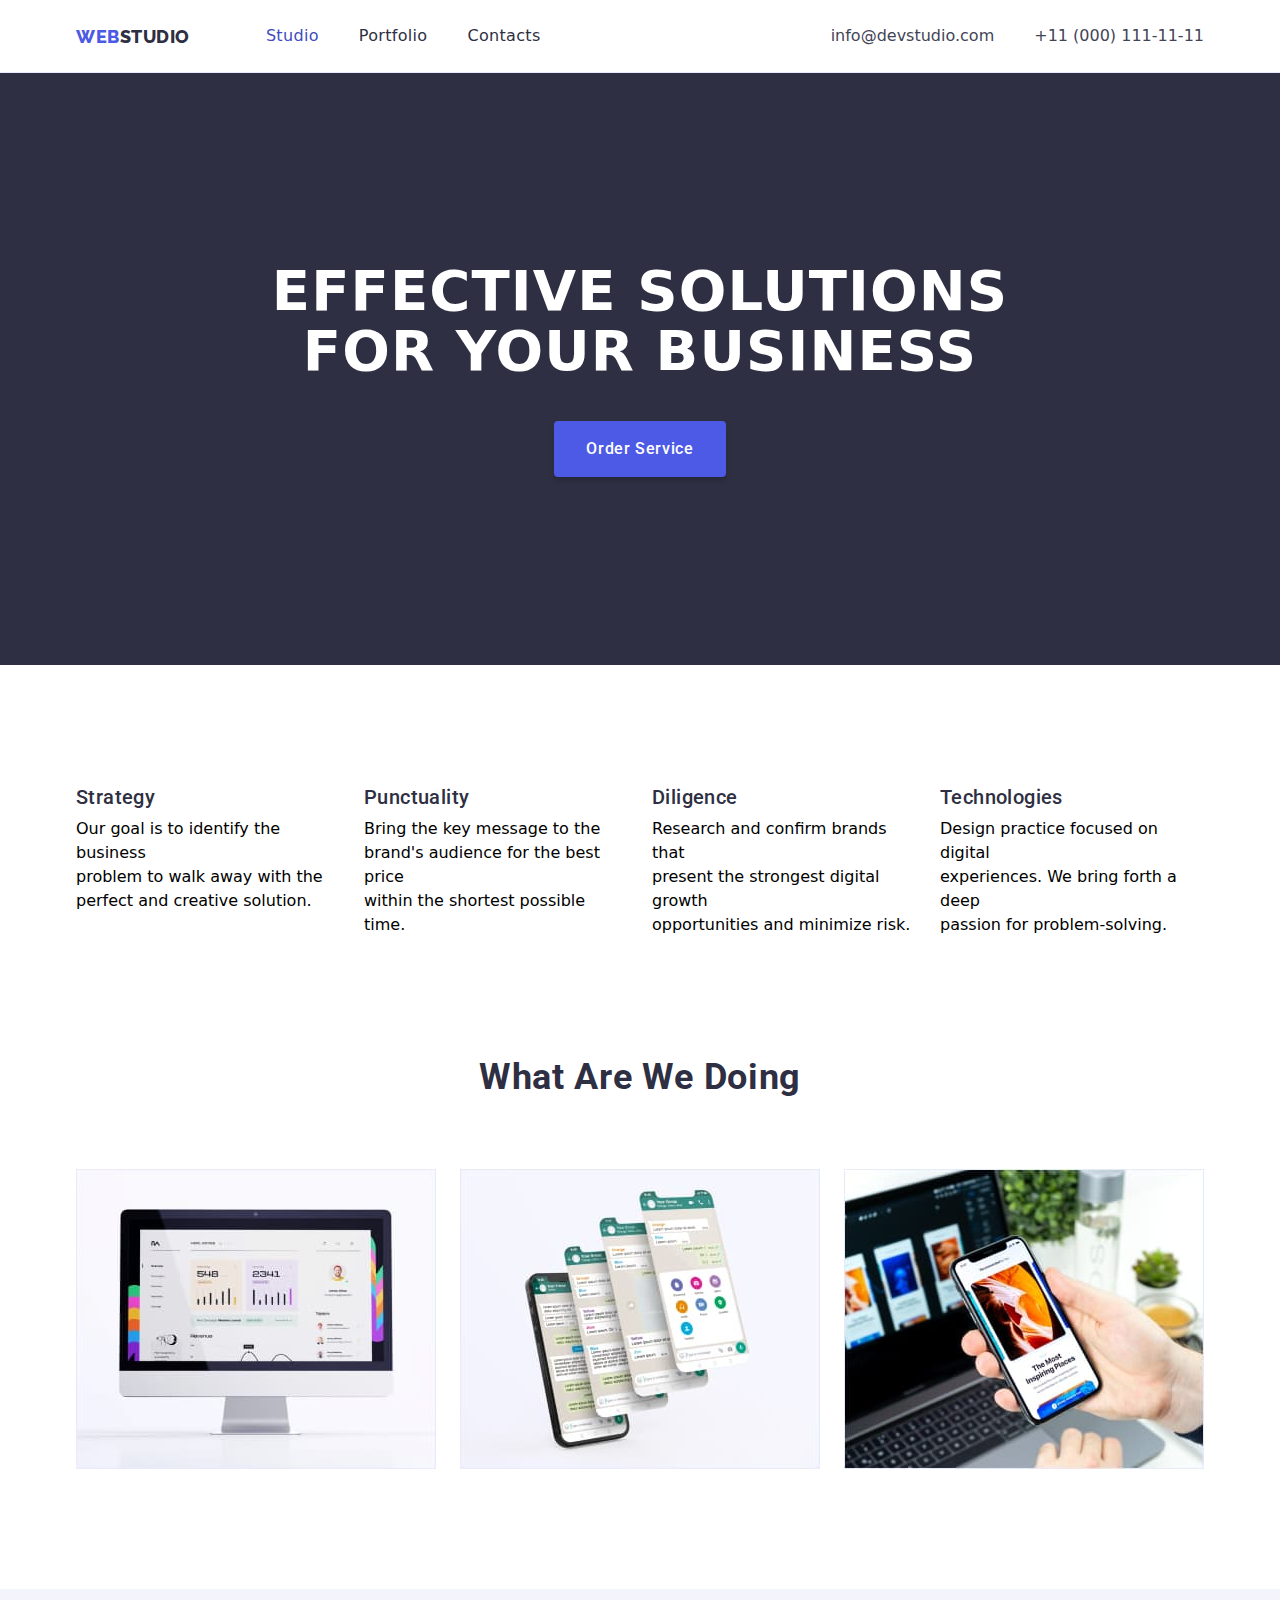
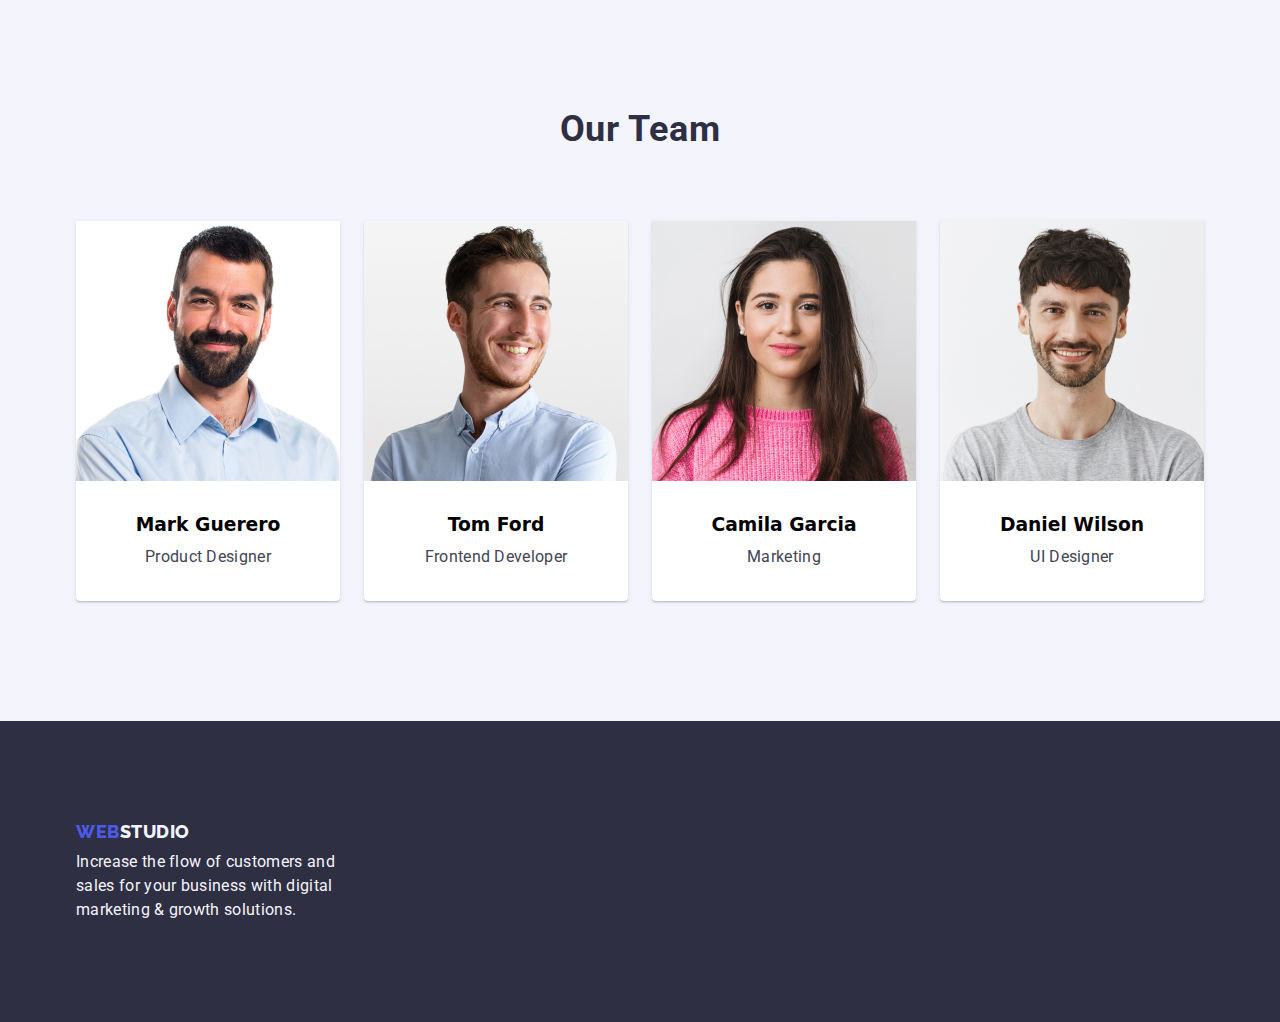
<file: index.html>
<!DOCTYPE html>
<html lang="en">
<head>
    <meta charset="UTF-8">
    <meta name="viewport" content="width=device-width, initial-scale=1.0">
    <title>GoIT WEBSTUDIO - homework-3</title>
    <link rel="stylesheet" href="./css/styles.css">
    
    <link href="https://fonts.googleapis.com/css2?family=Raleway:wght@800&family=Roboto:wght@400;500;700;900&display=swap" rel="stylesheet">
    <link
      rel="stylesheet"
      href="https://cdnjs.cloudflare.com/ajax/libs/modern-normalize/2.0.0/modern-normalize.min.css"
    />
</head>

<body>
    <header class="header">
        <div class="container header-container">
          <nav class="header-navigation">
            <a class="header-logo link" href="./index.html">
              <span class="web-logo">WEB</span
              ><span class="studio-logo">STUDIO </span>
            </a>
  
            <ul class="header-list list">
              <li class="header-item">
                <a class="header-link link current" href="./index.html">Studio</a>
              </li>
              <li class="header-item">
                <a class="header-link link" href="./portfolio.html">Portfolio</a>
              </li>
              <li class="header-item">
                <a class="header-link link" href="#">Contacts</a>
              </li>
            </ul>
          </nav>
  
          <ul class="header-address list">
            <li>
              <a
                class="header-address-link link contacts"
                href="mailto:info@devstudio.com"
                >info@devstudio.com</a
              >
            </li>
            <li>
              <a class="header-address-link link contacts" href="tel:+110001111111"
                >+11 (000) 111-11-11</a
              >
            </li>
          </ul>
        </div>
      </header>

    <main>
         <section class="hero-section">
        <div class="container hero-container">
        <h1 class="hero-title">Effective Solutions<br/> for Your Business</h1>
        <button class="hero-button button" type="button">Order Service</button>
        </div>
        </section>

        <section class="section">
            <div class="container section-one">
            <ul class="benefit-list list">
                <li>
                <h3 class="benefits-title">Strategy</h3>
                <p class="benefits-description">Our goal is to identify the business <br/>
                    problem to walk away with the <br/> 
                    perfect and creative solution. </p>
                </li>
                <li>
                <h3 class="benefits-title">Punctuality</h3>
                <p class="benefits-description">Bring the key message to the <br/> brand's audience for the best price <br> within the shortest possible time. </p>
                </li>
                <li>
                <h3 class="benefits-title">Diligence</h3>
                <p class="benefits-description">Research and confirm brands that <br/> present the strongest digital growth <br/> opportunities and minimize risk.</p>
                </li>
                <li>
                <h3 class="benefits-title">Technologies</h3>
                <p class="benefits-description">Design practice focused on digital <br/>
                         experiences. We bring forth a deep <br/>
                          passion for problem-solving.</p>
                </li>
            </ul>
        </div>
        </section>

        <!-- WHAT ARE WE DOING -SECTION -->
        <section class="section section-no-top-padding">
            <div class="container">
            <h2 class="sectiontitle-h2 sec-title">What are we doing</h2>

            <ul class="what-are-we list">
                <li><img src="./images/what-are-we-doing-1.jpg" alt="Monitor" width="360" ></li>
                <li><img src="./images/what-are-we-doing-2.jpg" alt="cellphone" width="360" ></li>
                <li><img src="./images/what-are-we-doing-3.jpg" alt="cellphone-monitor" width="360" ></li>
            </ul>
        </div>
        </section>

        <!-- OUR TEAM SECTION -->
        <section class="section section-grey">
            <div class="container team-container">
            <h2 class="sectiontitle-h2 sec-title">Our Team</h2>

            <ul class="our-team list">
                <li class="our-team-background">
                    <img src="./images/profile-1.jpg">
                    <h3 class="ourteam-name">Mark Guerero</h3>
                    <p class="ourteam-position">Product Designer</p>
                </li>
                <li class="our-team-background">
                    <img src="./images/profile-2.jpg">
                    <h3 class="ourteam-name">Tom Ford</h3>
                    <p class="ourteam-position">Frontend Developer</p>
                </li>
                <li class="our-team-background">
                    <img src="./images/profile-3.jpg">
                    <h3 class="ourteam-name">Camila Garcia</h3>
                    <p class="ourteam-position">Marketing</p>
                </li>
                <li class="our-team-background">
                    <img src="./images/profile-4.jpg">
                    <h3 class="ourteam-name">Daniel Wilson</h3>
                    <p class="ourteam-position">UI Designer</p>
                </li>
            </ul>
        </div>
        </section>
    </main>

    <footer class="footer-section">
        <div class="container footer-container">
        
            <a href="./index.html" class="header-logo link"> 
                <span class="web-logo">WEB</span><span class="footer-studiologo2">STUDIO</span>
            </a>
        <p class="footer-description">Increase the flow of customers and <br/> 
            sales for your business with digital <br/>
             marketing & growth solutions.</p>
            </div>
        

    </footer>
       
    
</body>
</html>
</file>
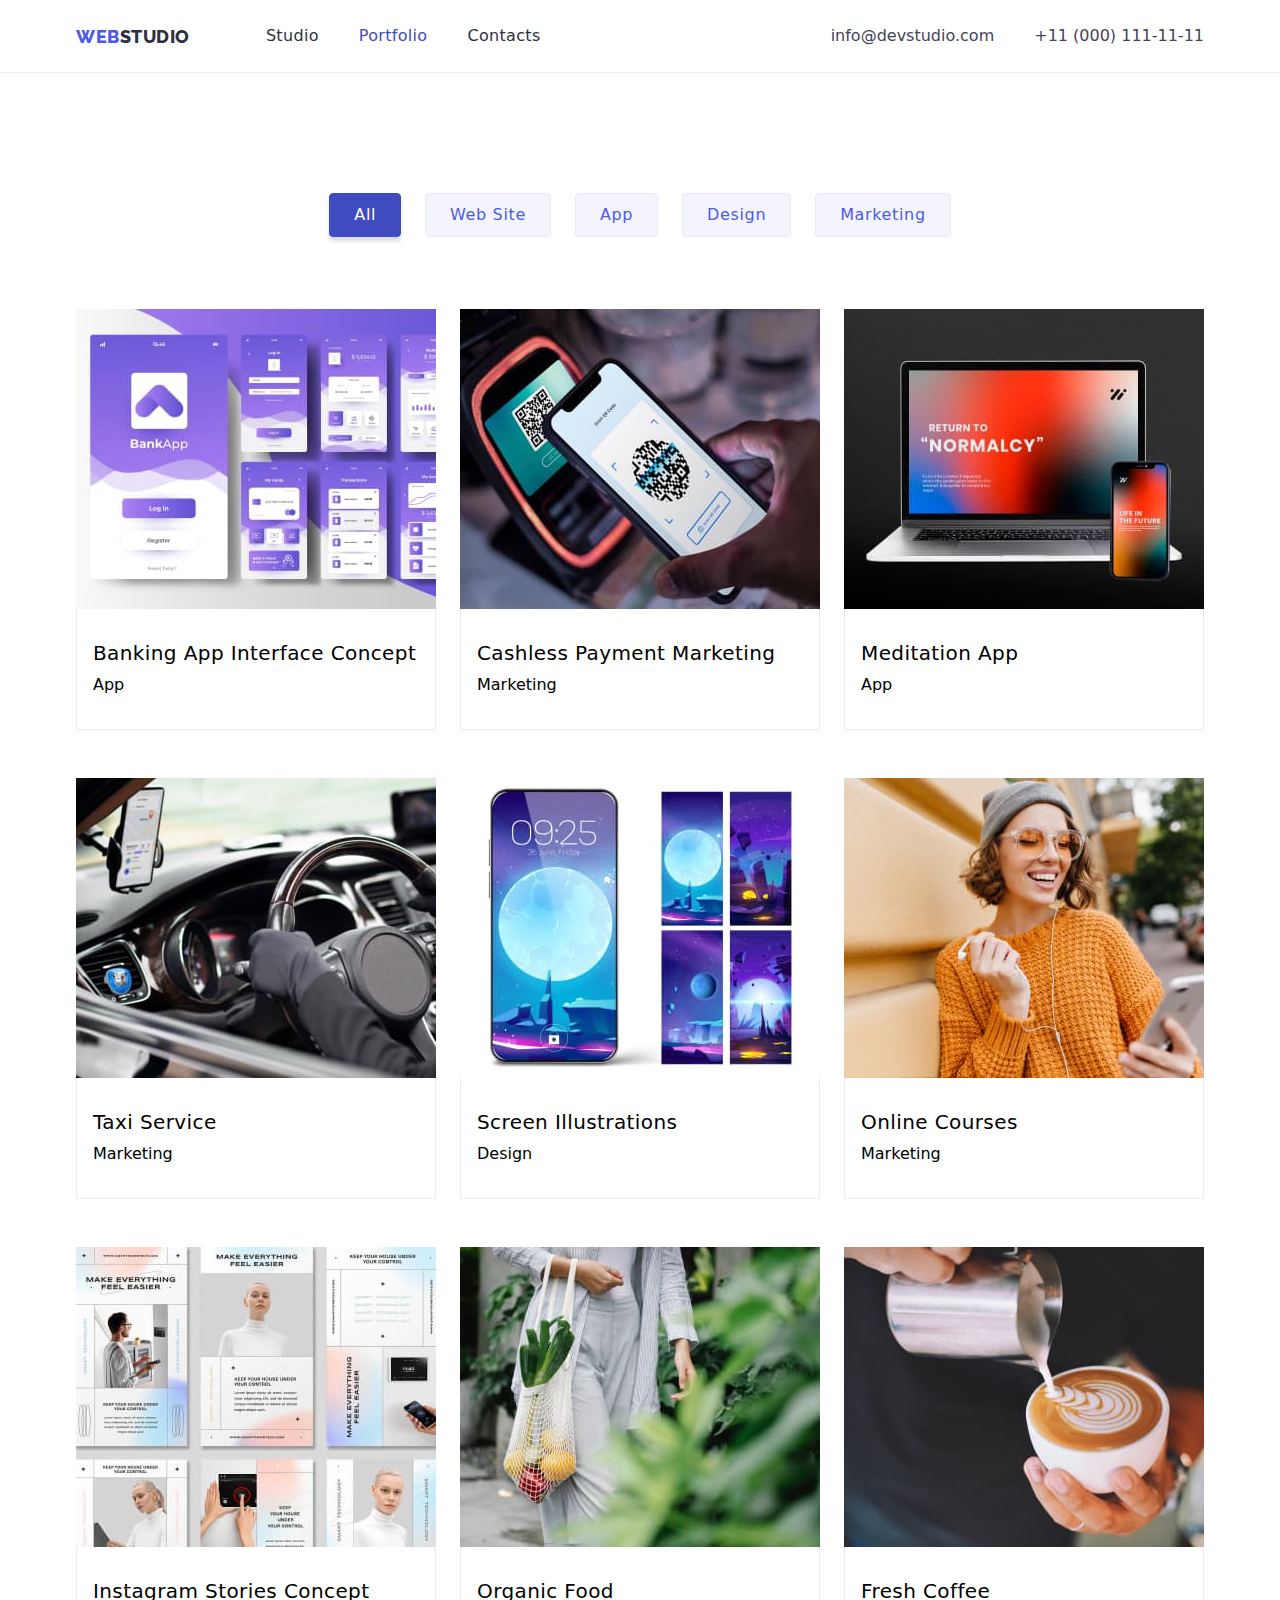
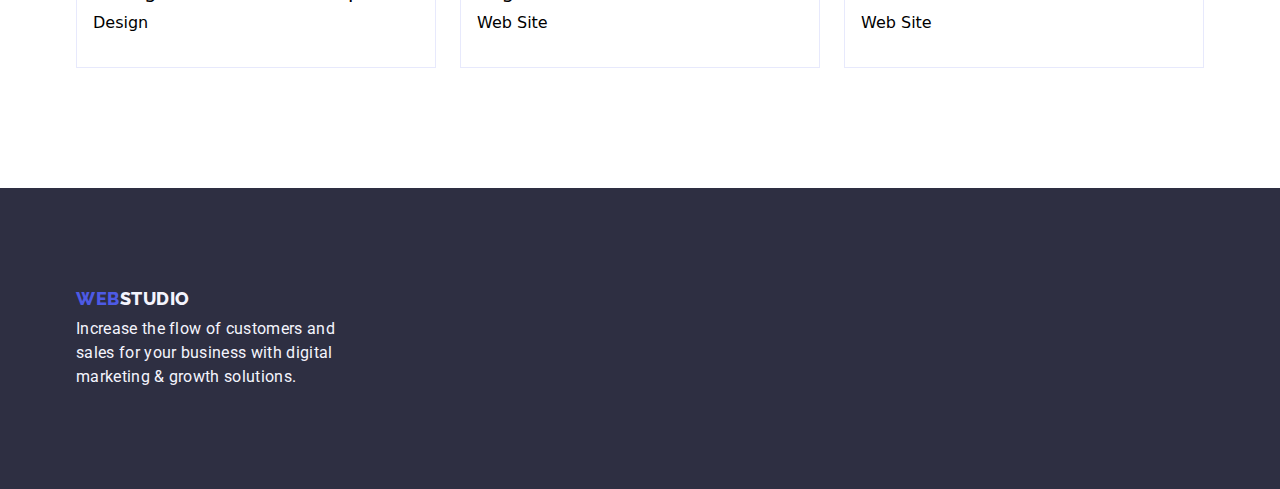
<file: portfolio.html>
<!DOCTYPE html>
<html lang="en">
<head>
    <meta charset="UTF-8">
    <meta name="viewport" content="width=device-width, initial-scale=1.0">
    <title>GoIT WEBSTUDIO - Portfolio - homework-3</title>
    <link rel="stylesheet" href="./css/styles.css">
    <link href="https://fonts.googleapis.com/css2?family=Raleway:wght@800&family=Roboto:wght@400;500;700;900&display=swap" rel="stylesheet">
    
    <link
      rel="stylesheet"
      href="https://cdnjs.cloudflare.com/ajax/libs/modern-normalize/2.0.0/modern-normalize.min.css"
    />


</head>
<body>
    <header class="header">
        <div class="container header-container">
          <nav class="header-navigation">
            <a class="header-logo link" href="./index.html">
              <span class="web-logo">WEB</span
              ><span class="studio-logo">STUDIO </span>
            </a>
  
            <ul class="header-list list">
              <li class="header-item">
                <a class="header-link link " href="./index.html">Studio</a>
              </li>
              <li class="header-item">
                <a class="header-link link current" href="./portfolio.html">Portfolio</a>
              </li>
              <li class="header-item">
                <a class="header-link link" href="#">Contacts</a>
              </li>
            </ul>
          </nav>
  
          <ul class="header-address list">
            <li>
              <a
                class="header-address-link link contacts"
                href="mailto:info@devstudio.com"
                >info@devstudio.com</a
              >
            </li>
            <li>
              <a class="header-address-link link contacts" href="tel:+110001111111"
                >+11 (000) 111-11-11</a
              >
            </li>
          </ul>
        </div>
      </header>

    
    <main>
        <section class="section">

      <!-- Button  -->
            <div class="container">
            <ul class="filter list">
                <li><button type="button" class="filter-item active">All</button></li>
                <li><button type="button" class="filter-item">Web Site</button></li>
                <li><button type="button" class="filter-item">App</button></li>
                <li><button type="button" class="filter-item">Design</button></li>
                <li><button type="button" class="filter-item">Marketing</button></li>
            </ul>
           


       <!--  Project Item  -->
          

            <ul class="project list">

                <li class="project-item">
                    <img src="./images/project-1.jpg" alt="bank app" width="360">
                    <div class="project-name">
                    <h3 class="project-title project-style">Banking App Interface Concept</h3>
                    <p class="project-title-bottom project-style-bottom">App</p>
                </div>

                </li>
                <li>
                    <img src="./images/project-2.jpg" alt="cashless" width="360"> 
                    <div class="project-name">
                    <h3 class="project-title project-style">Cashless Payment Marketing</h3>
                    <p class="project-title-bottom project-style-bottom">Marketing</p>
                    </div>
                </li>
                <li  class="project-item"><img src="./images/project-3.jpg" alt="meditation app" width="360">
                    <div class="project-name">
                    <h3 class="project-title project-style">Meditation App</h3>
                    <p class="project-title-bottom project-style-bottom">App</p>
                    </div>
                </li>

                <li class="project-item">
                    <img src="./images/project-4.jpg" alt="taxi service" width="360">
                    <div class="project-name">
                    <h3 class="project-title project-style">Taxi Service</h3>
                    <p class="project-title-bottom project-style-bottom">Marketing</p>
                    </div>
                </li>
                <li class="project-item">
                    <img src="./images/project-5.jpg" alt="screen illustrations" width="360">
                    <div class="project-name">
                    <h3 class="project-title project-style">Screen Illustrations</h3>
                    <p class="project-title-bottom project-style-bottom">Design</p>
                    </div>
                </li>
                <li class="project-item">
                    <img src="./images/project-6.jpg" alt="online courses" width="360">
                    <div class="project-name">
                    <h3 class="project-title project-style">Online Courses</h3>
                    <p class="project-title-bottom project-style-bottom">Marketing</p>
                    </div>
                </li>
                <li class="project-item">
                    <img src="./images/project-7.jpg" alt="instagram stories" width="360">
                    <div class="project-name">
                    <h3 class="project-title project-style">Instagram Stories Concept</h3>
                    <p class="project-title-bottom project-style-bottom">Design</p>
                    </div>
                </li>
                <li class="project-item">
                    <img src="./images/project-8.jpg" alt="organic food"  width="360">
                    <div class="project-name">
                    <h3 class="project-title project-style">Organic Food</h3>
                    <p class="project-title-bottom project-style-bottom">Web Site</p>
                </div>
                </li>

                <li  class="project-item">
                    <img src="./images/project-9.jpg" alt="fresh coffee" width="360">
                    <div class="project-name">
                    <h3 class="project-title project-style">Fresh Coffee</h3>
                    <p class="project-title-bottom project-style-bottom">Web Site</p>
                </div>
                </li>
            </ul>
        </div>
        </section>

    </main>

    <footer class="footer-section">
        <div class="container footer-container">
        
            <a href="./index.html" class="header-logo link"> 
                <span class="web-logo">WEB</span><span class="footer-studiologo2">STUDIO</span>
            </a>
        <p class="footer-description">Increase the flow of customers and <br/> 
            sales for your business with digital <br/>
             marketing & growth solutions.</p>
            </div>
        

    </footer>
</body>
</html>
</file>
<file: css/styles.css>
:root {
    --IRIS: #4D5AE5;
    --OCEAN: #404BBF;
    --NAVYBLUE: #2E2F42;
    --WHITE: #FFF;
    --SLATE: #434455;
    --CORNFLOWER: #E7E9FC;
    --CLOUD: #F4F4FD;
}

h1,
  h2,
  h3,
  h4,
  h5,
  h6,
  p,
  ul {
    margin: 0;
    padding: 0;
  }


body {
    font-family: roboto, sans-serif;
    font-size: 16px;
    font-style: normal;
    font-weight: 400;
    line-height: 24px;
    letter-spacing: 2%;
}



.container {
    margin: 0 auto;
    width: 1158px;
    padding: 0 15px;  
}

.list {
    list-style-type: none;
    padding: 0;
    
}

.link {
    list-style-type: none;
    padding: 0;
    text-decoration: none;
}

.section {
    padding: 120px 0;
}

.web-logo {
    color: var(--IRIS, #4D5AE5);
}

.studio-logo {
    color: var(--NAVYBLUE, #2E2F42);
    
}

.header-logo {
    color: var(--navyblue, #2e2f42);
    font-family: Raleway;
    font-size: 18px;
    font-weight: 800;
    line-height: 21px;
    letter-spacing: 0.54px;
    text-transform: uppercase;
}

.section-grey {
    background-color: var(--CLOUD, #F4F4FD);
}

.our-team-background {
    background-color: var(--WHITE, #FFF);
    border-radius: 0px 0px 4px 4px;
    box-shadow: 0px 2px 1px 0px rgba(46, 47, 66, 0.08), 0px 1px 1px 0px rgba(46, 47, 66, 0.16), 0px 1px 6px 0px rgba(46, 47, 66, 0.08);
}



/* Header - Navigation */

.header {
    border-bottom: 1px solid var(--CORNFLOWER, #E7E9FC);
}

.header-navigation {
    display: flex;
    align-items: center;
    
}


/* NAV of Studio, Portfolio and Content */

.header-container {
    display: flex;
    justify-content: space-between;
    
}

.header-list {
    display: flex;
    gap: 40px;    
    margin-left: 76px;
    padding-top: 24px 0;
}

.header-link {
    color: var(--NAVYBLUE, #2E2F42);
    font-weight: 500;
    letter-spacing: .32px;
  
}

.header-link:hover, 
.header-link:focus {
    color: var(--OCEAN, #2E2F42)
}

.current {
    color: var(--OCEAN, #404BBF);
}

/* Email and Contacts   */

.header-address {
    display: flex;
    gap: 40px;
  
}

.header-address-link {
    display: block;
    padding: 24px 0;
}

.contacts {
    color: var(--SLATE, #434455);
    text-decoration: none;
}

.contacts:hover,
.contacts:focus {
    color: var(--OCEAN, #404BBF);
}

.list {
    list-style-type: none;
}


/* hero section */
.hero-section { 
    background-color: var(--NAVYBLUE, #2E2F42);
    align-items: center;
    justify-content: center;
    padding: 188px 0;
    text-align: center;
}


.hero-title {
    color: var(--WHITE, #FFF);
    text-align: center;
    font-size: 56px;
    font-style: normal;
    font-weight: 700;
    line-height: 60px; 
    letter-spacing: 1.12px;
    text-transform: uppercase;
    margin-bottom: 40px;
    
}

.hero-button {
    cursor: pointer;
    color: var(--WHITE, #FFF);
    background: var(--IRIS, #4D5AE5);
    font-family: Roboto;
    font-size: 16px;
    font-style: normal;
    font-weight: 500;
    line-height: 24px; 
    letter-spacing: 0.64px;
    
    display: inline-flex;
    padding: 16px 32px;
    align-items: flex-start;
    gap: 10px;

    border-radius: 4px;
    box-shadow: 0px 4px 4px 0px rgba(0, 0, 0, 0.15);
    border: none;

}

.hero-button:hover,
.hero-button:focus {
    color: var(--WHITE, #FFF);
    background-color: var(--OCEAN);
}



/* SECTION BENEFITS */

.sec-title {
    margin-bottom: 72px;
}

.benefit-list{
    display: flex;
    /* justify-content: ; */
    gap: 24px;
   
    

}

.benefits-title {
    color: var(--NAVYBLUE, #2E2F42);
    font-family: Roboto;
    font-size: 20px;
    font-style: normal;
    font-weight: 500;
    line-height: 24px;
    letter-spacing: 0.4px;
    margin-bottom: 8px;
    width: 264px;
}

.title-description {
    color: var(--SLATE, #434455);
    width: 264px;
    font-family: Roboto;
    font-size: 16px;
    font-style: normal;
    font-weight: 400;
    line-height: 24px; 
    letter-spacing: 0.32px;
}

/*  OUR TEAM SECTION */

.sectiontitle-h2 {
    color: var(--NAVY-BLUE, #2E2F42);
    text-align: center;
    /* margin-bottom: 72px; */

    font-family: Roboto;
    font-size: 36px;
    font-style: normal;
    font-weight: 700;
    line-height: 40px;
    letter-spacing: 0.72px;
    text-transform: capitalize;
}


.ourteam-h3 {

    color: var(--NAVY-BLUE, #2E2F42);
    font-family: Roboto;
    font-size: 20px;
    font-style: normal;
    font-weight: 500;
    line-height: 24px; 
    letter-spacing: 0.4px;
}

.ourteam-position {
    color: var(--SLATE, #434455);
    font-family: Roboto;
    font-size: 16px;
    font-style: normal;
    font-weight: 400;
    line-height: 24px; 
    letter-spacing: 0.32px;
    text-align: center;
    margin-bottom: 32px;
}


.what-are-we {
    display: flex;
    justify-content: space-between;
}

.our-team {
    display: flex;
    justify-content: space-between;
}

.ourteam-name {
    text-align: center;
    margin-bottom: 8px;
    margin-top: 32px;
    
}

/* FOOTER */

.footer {
    background-color: var(--NAVYBLUE, #2E2F42);
}

.footer-description {
    color: var(--CLOUD, #F4F4FD);
    font-family: Roboto;
    font-size: 16px;
    font-style: normal;
    font-weight: 400;
    line-height: 24px;
    letter-spacing: 0.32px;
    margin-top: 8px;
}

.footer-studiologo2 {
    color: var(--CLOUD, #F4F4FD);

}

.footer-section {
    background-color: var(--NAVYBLUE, #2E2F42);
    padding: 100px 0;
}

.footer-container {
    display: flex;
    justify-content: center;
    flex-direction: column;
}

/* Portfolio */

.filter-item {
    cursor: pointer;
    padding: 12px 24px;
    border-radius: 4px;
    font-family: inherit;
    font-size: 16px;
    font-weight: 500;
    letter-spacing:  .64px;
    border: 1px solid var(--CORNFLOWER, #E7E9FC);
    background: var(--CLOUD, #F4F4FD);
    color: var(--IRIS, #4D5AE5);
    
}



.filter-item:hover {
    color: var(--WHITE, #F4F4FD);
    background: var(--OCEAN, #404BBF);
    border: 1px solid var(--OCEAN, #404BBF);
    box-shadow: 0px 4px 4px 0px rgba(0, 0, 0, 0.15);
}

.active {
    color: var(--WHITE, #FFF);
    background: var(--OCEAN, #404BBF);
    border: 1px solid var(--OCEAN, #404BBF);
    box-shadow: 0px 4px 4px 0px rgba(0, 0, 0, 0.15);

}

.filter {
    display: flex;
    justify-content: center;
    align-items: center;
    gap: 24px;
    margin-bottom: 72px;
    
}

.project {
    display: flex;
    flex-wrap: wrap;
    gap: 48px 24px;
    justify-content: center;
    align-items: center;
}

.project-name {
    padding: 32px 16px;
    border: 1px solid var(--CORNFLOWER, #E7E9FC);
    border-top: none;
}

img {
    display: block;
}


.project-title {
    margin-bottom: 8px;

}

.project-style {
    font-size: 20px;
    font-weight: 500;
    line-height: 24px;
    letter-spacing: .4px;
}

.section-no-top-padding {
    padding-top: 0;
}
</file>
